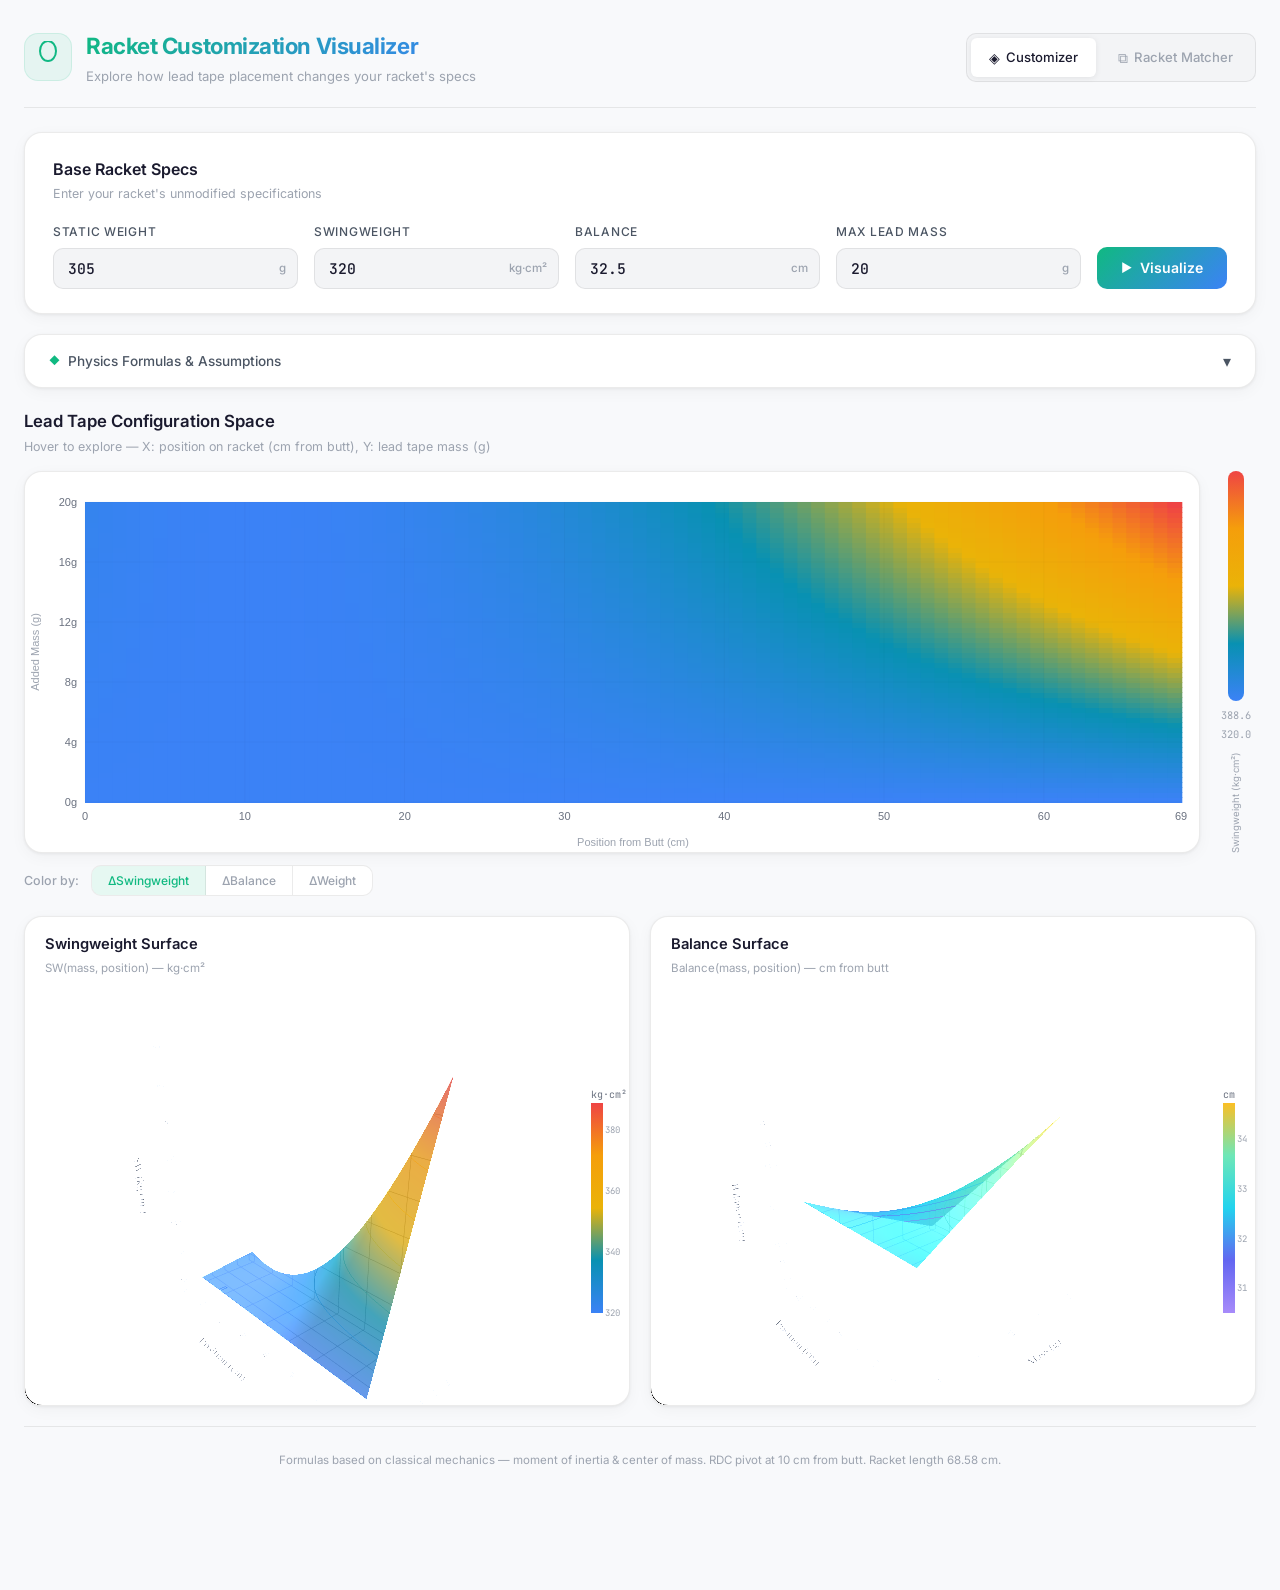
<file: index.html>
<!DOCTYPE html>
<html lang="en">

<head>
  <meta charset="UTF-8">
  <meta name="viewport" content="width=device-width, initial-scale=1.0">
  <title>Tennis Racket Customization Visualizer</title>
  <meta name="description"
    content="Interactive tool to visualize how lead tape placement affects tennis racket swingweight, balance, and static weight. Explore the full customization space with 3D surface plots.">
  <meta name="keywords"
    content="tennis, racket, customization, lead tape, swingweight, balance, calculator, matcher, physics, visualizer">
  <meta name="author" content="Raymond Yang">

  <!-- Open Graph Meta Tags -->
  <meta property="og:title" content="Tennis Racket Customization Visualizer">
  <meta property="og:description"
    content="Interactive tool to visualize how lead tape placement affects tennis racket swingweight, balance, and static weight. Explore the full customization space with 3D surface plots.">
  <meta property="og:type" content="website">

  <!-- Twitter Meta Tags -->
  <meta name="twitter:card" content="summary">
  <meta name="twitter:title" content="Tennis Racket Customization Visualizer">
  <meta name="twitter:description"
    content="Interactive tool to visualize how lead tape placement affects tennis racket swingweight, balance, and static weight.">

  <link rel="preconnect" href="https://fonts.googleapis.com">
  <link rel="preconnect" href="https://fonts.gstatic.com" crossorigin>
  <link
    href="https://fonts.googleapis.com/css2?family=Inter:wght@300;400;500;600;700&family=JetBrains+Mono:wght@400;500&display=swap"
    rel="stylesheet">
  <link rel="stylesheet" href="style.css">
  <script src="https://cdn.plot.ly/plotly-2.35.2.min.js" charset="utf-8"></script>
  <script data-goatcounter="https://rhyang.goatcounter.com/count" async src="//gc.zgo.at/count.js"></script>
</head>

<body>
  <div class="app-container">
    <!-- Header -->
    <header class="app-header">
      <div class="header-content">
        <div class="logo-area">
          <div class="logo-icon">
            <svg width="32" height="32" viewBox="0 0 32 32" fill="none">
              <ellipse cx="16" cy="10" rx="8" ry="10" stroke="url(#grad1)" stroke-width="2" fill="none" />
              <line x1="16" y1="20" x2="16" y2="31" stroke="url(#grad1)" stroke-width="2.5" stroke-linecap="round" />
              <line x1="10" y1="10" x2="22" y2="10" stroke="url(#grad1)" stroke-width="1" opacity="0.5" />
              <line x1="16" y1="0" x2="16" y2="20" stroke="url(#grad1)" stroke-width="1" opacity="0.5" />
              <defs>
                <linearGradient id="grad1" x1="0" y1="0" x2="32" y2="32">
                  <stop offset="0%" stop-color="#10b981" />
                  <stop offset="100%" stop-color="#3b82f6" />
                </linearGradient>
              </defs>
            </svg>
          </div>
          <div>
            <h1>Racket Customization Visualizer</h1>
            <p class="subtitle">Explore how lead tape placement changes your racket's specs</p>
          </div>
        </div>
        <nav class="top-nav">
          <a href="index.html" class="nav-link active">
            <span class="nav-icon">◈</span> Customizer
          </a>
          <a href="match.html" class="nav-link">
            <span class="nav-icon">⧉</span> Racket Matcher
          </a>
        </nav>
      </div>
    </header>

    <!-- Input Panel -->
    <section class="input-panel" id="input-panel">
      <div class="input-panel-header">
        <h2>Base Racket Specs</h2>
        <p class="input-hint">Enter your racket's unmodified specifications</p>
      </div>
      <div class="inputs-row">
        <div class="input-group">
          <label for="input-weight">Static Weight</label>
          <div class="input-wrapper">
            <input type="number" id="input-weight" value="305" min="200" max="400" step="0.1">
            <span class="input-unit">g</span>
          </div>
        </div>
        <div class="input-group">
          <label for="input-swingweight">Swingweight</label>
          <div class="input-wrapper">
            <input type="number" id="input-swingweight" value="320" min="200" max="450" step="0.1">
            <span class="input-unit">kg·cm²</span>
          </div>
        </div>
        <div class="input-group">
          <label for="input-balance">Balance</label>
          <div class="input-wrapper">
            <input type="number" id="input-balance" value="32.5" min="25" max="40" step="0.1">
            <span class="input-unit">cm</span>
          </div>
        </div>
        <div class="input-group range-group">
          <label for="input-max-mass">Max Lead Mass</label>
          <div class="input-wrapper">
            <input type="number" id="input-max-mass" value="20" min="1" max="50" step="1">
            <span class="input-unit">g</span>
          </div>
        </div>
        <button class="btn-compute" id="btn-compute" onclick="computeAndRender()">
          <span class="btn-icon">▶</span> Visualize
        </button>
      </div>
    </section>

    <!-- Formulas info -->
    <section class="formulas-panel" id="formulas-panel">
      <button class="formulas-toggle" id="formulas-toggle" onclick="toggleFormulas()">
        <span class="toggle-icon">◆</span> Physics Formulas & Assumptions
        <span class="chevron" id="formulas-chevron">▾</span>
      </button>
      <div class="formulas-content" id="formulas-content">
        <div class="formula-card">
          <h4>Static Weight</h4>
          <code>W<sub>new</sub> = W<sub>original</sub> + m</code>
          <p>Simply the sum of original weight and added mass (grams).</p>
        </div>
        <div class="formula-card">
          <h4>Balance Point</h4>
          <code>B<sub>new</sub> = (W<sub>original</sub> × B<sub>original</sub> + m × d) / (W<sub>original</sub> + m)</code>
          <p>Center of mass formula: weighted average of original balance and lead tape position <em>d</em> (cm from
            butt).</p>
        </div>
        <div class="formula-card">
          <h4>Swingweight</h4>
          <code>SW<sub>new</sub> = SW<sub>original</sub> + (m / 1000) × (d − 10)²</code>
          <p>Moment of inertia about the RDC pivot (10 cm from butt). Added mass contributes via the parallel axis
            theorem. Units: kg·cm².</p>
        </div>
        <div class="formula-card assumptions">
          <h4>Assumptions & Constraints</h4>
          <ul>
            <li>Racket length: <strong>68.58 cm</strong> (27 inches, fixed)</li>
            <li>RDC pivot axis: <strong>10 cm</strong> from butt</li>
            <li>Lead tape is modeled as a <strong>point mass</strong> at the chosen position</li>
            <li>Swingweight can <strong>only increase</strong> (adding mass always adds ≥ 0 to moment of inertia)</li>
            <li>Balance moves toward head or handle depending on tape position relative to current balance</li>
          </ul>
        </div>
      </div>
    </section>

    <!-- 2D Grid -->
    <section class="grid-section" id="grid-section">
      <div class="section-header">
        <h2>Lead Tape Configuration Space</h2>
        <p class="section-desc">Hover to explore — X: position on racket (cm from butt), Y: lead tape mass (g)</p>
      </div>
      <div class="grid-container">
        <div class="grid-wrapper" id="grid-wrapper">
          <canvas id="grid-canvas"></canvas>
        </div>
        <div class="grid-legend" id="grid-legend">
          <div class="legend-bar"></div>
          <div class="legend-labels">
            <span id="legend-min"></span>
            <span id="legend-max"></span>
          </div>
          <div class="legend-title" id="legend-title">ΔSwingweight (kg·cm²)</div>
        </div>
      </div>

      <div class="grid-controls">
        <label class="grid-control-label">Color by:</label>
        <div class="toggle-group" id="color-toggle">
          <button class="toggle-btn active" data-mode="swingweight"
            onclick="setColorMode('swingweight')">ΔSwingweight</button>
          <button class="toggle-btn" data-mode="balance" onclick="setColorMode('balance')">ΔBalance</button>
          <button class="toggle-btn" data-mode="weight" onclick="setColorMode('weight')">ΔWeight</button>
        </div>
      </div>
    </section>

    <!-- 3D Plots -->
    <section class="plots-section" id="plots-section">
      <div class="plots-row">
        <div class="plot-card">
          <div class="plot-header">
            <h3>Swingweight Surface</h3>
            <p>SW(mass, position) — kg·cm²</p>
          </div>
          <div class="plot-container" id="plot-swingweight"></div>
        </div>
        <div class="plot-card">
          <div class="plot-header">
            <h3>Balance Surface</h3>
            <p>Balance(mass, position) — cm from butt</p>
          </div>
          <div class="plot-container" id="plot-balance"></div>
        </div>
      </div>
    </section>

    <!-- Readout panel -->
    <div class="readout-bar" id="readout-bar">
      <div class="readout-item">
        <span class="readout-label">Lead Mass</span>
        <span class="readout-value" id="readout-mass">—</span>
      </div>
      <div class="readout-divider"></div>
      <div class="readout-item">
        <span class="readout-label">Position</span>
        <span class="readout-value" id="readout-pos">—</span>
      </div>
      <div class="readout-divider"></div>
      <div class="readout-item">
        <span class="readout-label">New Weight</span>
        <span class="readout-value" id="readout-weight">—</span>
      </div>
      <div class="readout-divider"></div>
      <div class="readout-item">
        <span class="readout-label">New Swingweight</span>
        <span class="readout-value" id="readout-sw">—</span>
      </div>
      <div class="readout-divider"></div>
      <div class="readout-item">
        <span class="readout-label">New Balance</span>
        <span class="readout-value" id="readout-bal">—</span>
      </div>
    </div>

    <footer class="app-footer">
      <p>Formulas based on classical mechanics — moment of inertia & center of mass. RDC pivot at 10 cm from butt.
        Racket length 68.58 cm.</p>
    </footer>
  </div>

  <script src="app.js"></script>
</body>

</html>
</file>
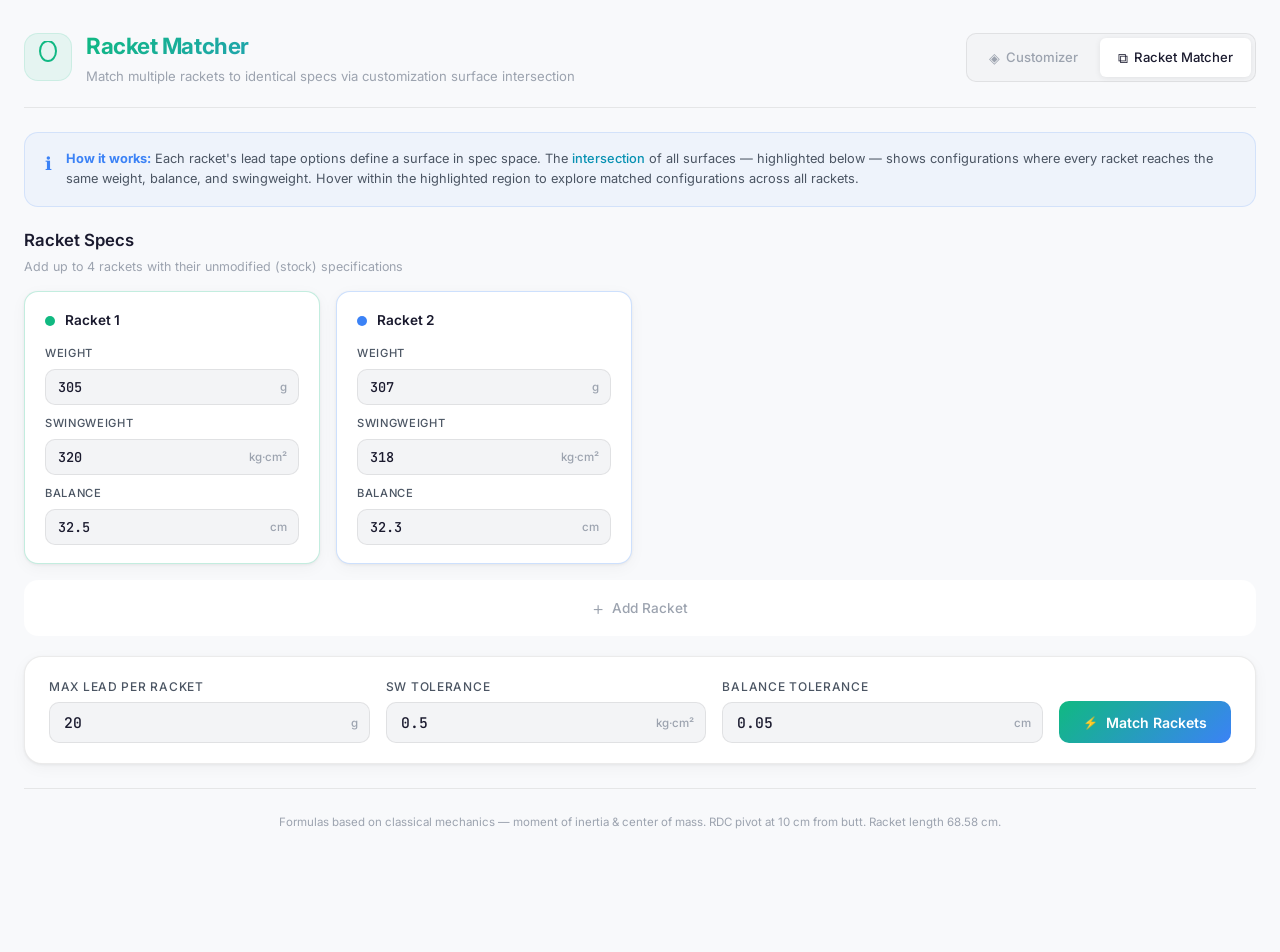
<file: match.html>
<!DOCTYPE html>
<html lang="en">

<head>
  <meta charset="UTF-8">
  <meta name="viewport" content="width=device-width, initial-scale=1.0">
  <title>Racket Matcher — Tennis Racket Customization</title>
  <meta name="description"
    content="Match multiple tennis rackets to identical specs by computing the intersection of their customization surfaces.">
  <meta name="keywords"
    content="tennis, racket, match, matcher, customization, lead tape, swingweight, balance, intersection, calculator">
  <meta name="author" content="Raymond Yang">

  <!-- Open Graph Meta Tags -->
  <meta property="og:title" content="Racket Matcher — Tennis Racket Customization">
  <meta property="og:description"
    content="Match multiple tennis rackets to identical specs by computing the intersection of their customization surfaces.">
  <meta property="og:type" content="website">

  <!-- Twitter Meta Tags -->
  <meta name="twitter:card" content="summary">
  <meta name="twitter:title" content="Racket Matcher — Tennis Racket Customization">
  <meta name="twitter:description"
    content="Match multiple tennis rackets to identical specs by computing the intersection of their customization surfaces.">

  <link rel="preconnect" href="https://fonts.googleapis.com">
  <link rel="preconnect" href="https://fonts.gstatic.com" crossorigin>
  <link
    href="https://fonts.googleapis.com/css2?family=Inter:wght@300;400;500;600;700&family=JetBrains+Mono:wght@400;500&display=swap"
    rel="stylesheet">
  <link rel="stylesheet" href="style.css">
  <script src="https://cdn.plot.ly/plotly-2.35.2.min.js" charset="utf-8"></script>
  <script data-goatcounter="https://rhyang.goatcounter.com/count" async src="//gc.zgo.at/count.js"></script>
</head>

<body>
  <div class="app-container">
    <header class="app-header">
      <div class="header-content">
        <div class="logo-area">
          <div class="logo-icon">
            <svg width="32" height="32" viewBox="0 0 32 32" fill="none">
              <ellipse cx="16" cy="10" rx="8" ry="10" stroke="url(#grad1)" stroke-width="2" fill="none" />
              <line x1="16" y1="20" x2="16" y2="31" stroke="url(#grad1)" stroke-width="2.5" stroke-linecap="round" />
              <defs>
                <linearGradient id="grad1" x1="0" y1="0" x2="32" y2="32">
                  <stop offset="0%" stop-color="#10b981" />
                  <stop offset="100%" stop-color="#3b82f6" />
                </linearGradient>
              </defs>
            </svg>
          </div>
          <div>
            <h1>Racket Matcher</h1>
            <p class="subtitle">Match multiple rackets to identical specs via customization surface intersection</p>
          </div>
        </div>
        <nav class="top-nav">
          <a href="index.html" class="nav-link"><span class="nav-icon">◈</span> Customizer</a>
          <a href="match.html" class="nav-link active"><span class="nav-icon">⧉</span> Racket Matcher</a>
        </nav>
      </div>
    </header>

    <section class="info-banner">
      <div class="info-icon">ℹ</div>
      <div class="info-text">
        <strong>How it works:</strong> Each racket's lead tape options define a surface in spec space.
        The <em>intersection</em> of all surfaces — highlighted below — shows configurations where every racket reaches
        the same weight, balance, and swingweight.
        Hover within the highlighted region to explore matched configurations across all rackets.
      </div>
    </section>

    <!-- Racket Input Cards -->
    <section class="rackets-panel" id="rackets-panel">
      <div class="section-header">
        <h2>Racket Specs</h2>
        <p class="section-desc">Add up to 4 rackets with their unmodified (stock) specifications</p>
      </div>
      <div class="rackets-grid" id="rackets-grid"></div>
      <button class="btn-add-racket" id="btn-add-racket" onclick="addRacket()">
        <span class="btn-add-icon">+</span> Add Racket
      </button>
    </section>

    <!-- Settings -->
    <section class="settings-panel" id="settings-panel">
      <div class="settings-row">
        <div class="input-group">
          <label for="input-max-lead">Max Lead Per Racket</label>
          <div class="input-wrapper">
            <input type="number" id="input-max-lead" value="20" min="1" max="50" step="1">
            <span class="input-unit">g</span>
          </div>
        </div>
        <div class="input-group">
          <label for="input-tol-sw">SW Tolerance</label>
          <div class="input-wrapper">
            <input type="number" id="input-tol-sw" value="0.5" min="0.1" max="3" step="0.1">
            <span class="input-unit">kg·cm²</span>
          </div>
        </div>
        <div class="input-group">
          <label for="input-tol-bal">Balance Tolerance</label>
          <div class="input-wrapper">
            <input type="number" id="input-tol-bal" value="0.05" min="0.01" max="1" step="0.01">
            <span class="input-unit">cm</span>
          </div>
        </div>
        <button class="btn-compute" id="btn-match" onclick="runMatch()">
          <span class="btn-icon">⚡</span> Match Rackets
        </button>
      </div>
    </section>

    <!-- Results (hidden until match) -->
    <section class="results-section" id="results-section" style="display:none;">

      <!-- Color mode toggle -->
      <div class="grid-controls match-grid-controls">
        <label class="grid-control-label">Color by:</label>
        <div class="toggle-group" id="match-color-toggle">
          <button class="toggle-btn active" data-mode="swingweight"
            onclick="setMatchColorMode('swingweight')">Swingweight</button>
          <button class="toggle-btn" data-mode="balance" onclick="setMatchColorMode('balance')">Balance</button>
          <button class="toggle-btn" data-mode="weight" onclick="setMatchColorMode('weight')">Weight</button>
        </div>
        <span class="match-region-label" id="match-region-label"></span>
      </div>

      <!-- Per-racket 2D grids -->
      <div class="match-grids-container" id="match-grids-container"></div>

      <!-- Curve intersection plot (updates on hover) -->
      <div class="match-plot-section">
        <div class="section-header">
          <h2>Customization Curves at Hovered Weight</h2>
          <p class="section-desc">Each curve shows achievable (Balance, SW) pairs for one racket. Star = current hover
            match point.</p>
        </div>
        <div class="plot-card match-plot-card">
          <div class="plot-container match-plot-container" id="plot-curves"></div>
        </div>
      </div>

      <!-- Combined 3D Surfaces -->
      <div class="match-plot-section">
        <div class="section-header">
          <h2>3D Customization Surfaces</h2>
          <p class="section-desc">All rackets overlaid. Matched region shown as gold markers. Selected point highlighted
            dynamically.</p>
        </div>
        <div class="plots-row">
          <div class="plot-card">
            <div class="plot-header">
              <h3>Swingweight Surfaces</h3>
              <p>SW(mass, position) for all rackets</p>
            </div>
            <div class="plot-container" id="srfc-sw" style="height:420px"></div>
          </div>
          <div class="plot-card">
            <div class="plot-header">
              <h3>Balance Surfaces</h3>
              <p>Balance(mass, position) for all rackets</p>
            </div>
            <div class="plot-container" id="srfc-bal" style="height:420px"></div>
          </div>
        </div>
      </div>
    </section>

    <!-- Readout bar -->
    <div class="readout-bar match-readout" id="match-readout-bar">
      <div class="readout-item">
        <span class="readout-label">Target Weight</span>
        <span class="readout-value" id="match-readout-weight">—</span>
      </div>
      <div class="readout-divider"></div>
      <div class="readout-item">
        <span class="readout-label">Target Balance</span>
        <span class="readout-value" id="match-readout-balance">—</span>
      </div>
      <div class="readout-divider"></div>
      <div class="readout-item">
        <span class="readout-label">Target SW</span>
        <span class="readout-value" id="match-readout-sw">—</span>
      </div>
      <div class="readout-divider"></div>
      <div class="readout-item" id="match-readout-rackets-container">
        <span class="readout-rackets" id="match-readout-rackets"></span>
      </div>
    </div>

    <footer class="app-footer">
      <p>Formulas based on classical mechanics — moment of inertia & center of mass. RDC pivot at 10 cm from butt.
        Racket length 68.58 cm.</p>
    </footer>
  </div>
  <script src="match.js"></script>
</body>

</html>
</file>
<file: style.css>
/* ========== Design Tokens ========== */
:root {
  --bg-primary: #f8f9fb;
  --bg-secondary: #f0f2f5;
  --bg-card: #ffffff;
  --bg-card-hover: #f5f7fa;
  --bg-input: #f3f4f6;
  --border-subtle: rgba(0,0,0,0.08);
  --border-accent: rgba(16,185,129,0.35);

  --text-primary: #1a1a2e;
  --text-secondary: #4b5563;
  --text-muted: #9ca3af;

  --accent-green: #10b981;
  --accent-blue: #3b82f6;
  --accent-cyan: #0891b2;
  --accent-purple: #7c3aed;
  --accent-orange: #f59e0b;

  --gradient-main: linear-gradient(135deg, #10b981 0%, #3b82f6 100%);
  --gradient-glow: none;

  --radius-sm: 10px;
  --radius-md: 14px;
  --radius-lg: 18px;
  --radius-xl: 22px;

  --shadow-card: 0 1px 3px rgba(0,0,0,0.06), 0 4px 16px rgba(0,0,0,0.04);
  --shadow-glow: 0 0 20px rgba(16,185,129,0.08);

  --font-sans: 'Inter', -apple-system, BlinkMacSystemFont, sans-serif;
  --font-mono: 'JetBrains Mono', 'Fira Code', monospace;

  --transition-fast: 150ms ease;
  --transition-normal: 250ms ease;
}

/* ========== Reset & Base ========== */
*, *::before, *::after {
  box-sizing: border-box;
  margin: 0;
  padding: 0;
}

html {
  font-size: 16px;
  scroll-behavior: smooth;
}

body {
  font-family: var(--font-sans);
  background: var(--bg-primary);
  color: var(--text-primary);
  line-height: 1.6;
  min-height: 100vh;
  overflow-x: hidden;
}

/* ========== App Container ========== */
.app-container {
  max-width: 1400px;
  margin: 0 auto;
  padding: 0 24px 60px;
  position: relative;
  z-index: 1;
}

/* ========== Header ========== */
.app-header {
  padding: 28px 0 20px;
  border-bottom: 1px solid var(--border-subtle);
  margin-bottom: 24px;
}

.header-content {
  display: flex;
  align-items: center;
  justify-content: space-between;
}

.logo-area {
  display: flex;
  align-items: center;
  gap: 14px;
}

.logo-icon {
  width: 48px;
  height: 48px;
  display: flex;
  align-items: center;
  justify-content: center;
  background: rgba(16,185,129,0.08);
  border-radius: var(--radius-md);
  border: 1px solid rgba(16,185,129,0.12);
}

h1 {
  font-size: 1.4rem;
  font-weight: 700;
  background: var(--gradient-main);
  -webkit-background-clip: text;
  -webkit-text-fill-color: transparent;
  background-clip: text;
  letter-spacing: -0.02em;
}

.subtitle {
  font-size: 0.82rem;
  color: var(--text-muted);
  margin-top: 2px;
}

/* ========== Input Panel ========== */
.input-panel {
  background: var(--bg-card);
  border: 1px solid var(--border-subtle);
  border-radius: var(--radius-lg);
  padding: 24px 28px;
  margin-bottom: 20px;
  box-shadow: var(--shadow-card);
}

.input-panel-header h2 {
  font-size: 1rem;
  font-weight: 600;
  color: var(--text-primary);
  margin-bottom: 2px;
}

.input-hint {
  font-size: 0.78rem;
  color: var(--text-muted);
  margin-bottom: 18px;
}

.inputs-row {
  display: flex;
  align-items: flex-end;
  gap: 16px;
  flex-wrap: wrap;
}

.input-group {
  flex: 1;
  min-width: 140px;
}

.input-group label {
  display: block;
  font-size: 0.75rem;
  font-weight: 500;
  color: var(--text-secondary);
  margin-bottom: 6px;
  text-transform: uppercase;
  letter-spacing: 0.06em;
}

.input-wrapper {
  position: relative;
  display: flex;
  align-items: center;
}

.input-wrapper input {
  width: 100%;
  background: var(--bg-input);
  border: 1px solid var(--border-subtle);
  border-radius: var(--radius-sm);
  padding: 10px 50px 10px 14px;
  font-family: var(--font-mono);
  font-size: 0.92rem;
  font-weight: 500;
  color: var(--text-primary);
  outline: none;
  transition: border-color var(--transition-fast);
}

.input-wrapper input:focus {
  border-color: var(--accent-green);
  box-shadow: 0 0 0 3px rgba(16,185,129,0.12);
}

.input-unit {
  position: absolute;
  right: 12px;
  font-size: 0.72rem;
  font-weight: 500;
  color: var(--text-muted);
  pointer-events: none;
}

.btn-compute {
  background: var(--gradient-main);
  border: none;
  border-radius: var(--radius-sm);
  padding: 10px 24px;
  font-family: var(--font-sans);
  font-size: 0.88rem;
  font-weight: 600;
  color: #ffffff;
  cursor: pointer;
  display: flex;
  align-items: center;
  gap: 8px;
  transition: transform var(--transition-fast), box-shadow var(--transition-fast);
  white-space: nowrap;
  height: 42px;
}

.btn-compute:hover {
  transform: translateY(-1px);
  box-shadow: 0 6px 20px rgba(16,185,129,0.2);
}

.btn-compute:active {
  transform: translateY(0);
}

.btn-icon {
  font-size: 0.75rem;
}

/* ========== Formulas Panel ========== */
.formulas-panel {
  background: var(--bg-card);
  border: 1px solid var(--border-subtle);
  border-radius: var(--radius-lg);
  margin-bottom: 20px;
  overflow: hidden;
  box-shadow: var(--shadow-card);
}

.formulas-toggle {
  width: 100%;
  background: none;
  border: none;
  padding: 16px 24px;
  font-family: var(--font-sans);
  font-size: 0.85rem;
  font-weight: 500;
  color: var(--text-secondary);
  cursor: pointer;
  display: flex;
  align-items: center;
  gap: 8px;
  transition: color var(--transition-fast);
  text-align: left;
}

.formulas-toggle:hover {
  color: var(--accent-green);
}

.toggle-icon {
  color: var(--accent-green);
  font-size: 0.65rem;
}

.chevron {
  margin-left: auto;
  font-size: 1rem;
  transition: transform var(--transition-normal);
}

.formulas-content {
  display: none;
  padding: 0 24px 20px;
  grid-template-columns: repeat(auto-fit, minmax(280px, 1fr));
  gap: 14px;
}

.formulas-content.open {
  display: grid;
}

.chevron.open {
  transform: rotate(180deg);
}

.formula-card {
  background: var(--bg-input);
  border: 1px solid var(--border-subtle);
  border-radius: var(--radius-sm);
  padding: 16px;
}

.formula-card h4 {
  font-size: 0.78rem;
  font-weight: 600;
  color: var(--accent-green);
  text-transform: uppercase;
  letter-spacing: 0.05em;
  margin-bottom: 8px;
}

.formula-card code {
  display: block;
  font-family: var(--font-mono);
  font-size: 0.82rem;
  color: var(--accent-cyan);
  padding: 8px 12px;
  background: rgba(0,0,0,0.05);
  border-radius: 6px;
  margin-bottom: 8px;
  white-space: nowrap;
  overflow-x: auto;
}

.formula-card p {
  font-size: 0.76rem;
  color: var(--text-muted);
  line-height: 1.5;
}

.formula-card.assumptions ul {
  list-style: none;
  padding: 0;
}

.formula-card.assumptions li {
  font-size: 0.76rem;
  color: var(--text-muted);
  padding: 3px 0;
  padding-left: 14px;
  position: relative;
}

.formula-card.assumptions li::before {
  content: '›';
  position: absolute;
  left: 0;
  color: var(--accent-green);
  font-weight: 700;
}

.formula-card.assumptions li strong {
  color: var(--text-secondary);
}

/* ========== Grid Section ========== */
.grid-section {
  margin-bottom: 20px;
}

.section-header {
  margin-bottom: 14px;
}

.section-header h2 {
  font-size: 1.05rem;
  font-weight: 600;
  color: var(--text-primary);
}

.section-desc {
  font-size: 0.78rem;
  color: var(--text-muted);
  margin-top: 3px;
}

.grid-container {
  display: flex;
  gap: 16px;
  align-items: stretch;
}

.grid-wrapper {
  flex: 1;
  position: relative;
  background: var(--bg-card);
  border: 1px solid var(--border-subtle);
  border-radius: var(--radius-lg);
  overflow: hidden;
  box-shadow: var(--shadow-card);
}

#grid-canvas {
  display: block;
  width: 100%;
  cursor: crosshair;
}

.grid-tooltip {
  display: none;
  position: absolute;
  background: rgba(255,255,255,0.97);
  border: 1px solid var(--border-accent);
  border-radius: var(--radius-sm);
  padding: 10px 14px;
  font-size: 0.78rem;
  color: var(--text-primary);
  pointer-events: none;
  z-index: 10;
  backdrop-filter: blur(8px);
  white-space: nowrap;
  box-shadow: 0 8px 24px rgba(0,0,0,0.1);
}

.grid-tooltip .tt-row {
  display: flex;
  justify-content: space-between;
  gap: 16px;
  padding: 2px 0;
}

.grid-tooltip .tt-label {
  color: var(--text-muted);
}

.grid-tooltip .tt-value {
  font-family: var(--font-mono);
  font-weight: 500;
  color: var(--accent-cyan);
}

.grid-legend {
  width: 40px;
  display: flex;
  flex-direction: column;
  align-items: center;
  gap: 6px;
}

.legend-bar {
  flex: 1;
  width: 16px;
  border-radius: 8px;
  background: linear-gradient(to bottom, #ef4444, #f59e0b, #eab308, #0891b2, #3b82f6);
}

.legend-labels {
  display: flex;
  flex-direction: column;
  align-items: center;
  gap: 2px;
  font-size: 0.65rem;
  font-family: var(--font-mono);
  color: var(--text-muted);
}

.legend-title {
  font-size: 0.6rem;
  color: var(--text-muted);
  writing-mode: vertical-lr;
  text-orientation: mixed;
  transform: rotate(180deg);
  margin-top: 4px;
  white-space: nowrap;
}

.grid-controls {
  display: flex;
  align-items: center;
  gap: 12px;
  margin-top: 12px;
}

.grid-control-label {
  font-size: 0.78rem;
  color: var(--text-muted);
  font-weight: 500;
}

.toggle-group {
  display: flex;
  background: var(--bg-card);
  border: 1px solid var(--border-subtle);
  border-radius: var(--radius-sm);
  overflow: hidden;
}

.toggle-btn {
  background: none;
  border: none;
  border-right: 1px solid var(--border-subtle);
  padding: 7px 16px;
  font-family: var(--font-sans);
  font-size: 0.75rem;
  font-weight: 500;
  color: var(--text-muted);
  cursor: pointer;
  transition: all var(--transition-fast);
}

.toggle-btn:last-child {
  border-right: none;
}

.toggle-btn:hover {
  color: var(--text-secondary);
  background: rgba(0,0,0,0.02);
}

.toggle-btn.active {
  background: rgba(16,185,129,0.1);
  color: var(--accent-green);
}

/* ========== 3D Plots ========== */
.plots-section {
  margin-bottom: 20px;
}

.plots-row {
  display: grid;
  grid-template-columns: 1fr 1fr;
  gap: 20px;
}

.plot-card {
  background: var(--bg-card);
  border: 1px solid var(--border-subtle);
  border-radius: var(--radius-lg);
  overflow: hidden;
  box-shadow: var(--shadow-card);
}

.plot-header {
  padding: 16px 20px 8px;
}

.plot-header h3 {
  font-size: 0.92rem;
  font-weight: 600;
  color: var(--text-primary);
}

.plot-header p {
  font-size: 0.72rem;
  color: var(--text-muted);
  margin-top: 2px;
}

.plot-container {
  width: 100%;
  height: 420px;
}

/* ========== Readout Bar ========== */
.readout-bar {
  position: fixed;
  bottom: 0;
  left: 0;
  right: 0;
  background: rgba(255,255,255,0.95);
  backdrop-filter: blur(16px);
  border-top: 1px solid var(--border-subtle);
  padding: 12px 32px;
  box-shadow: 0 -2px 12px rgba(0,0,0,0.06);
  display: flex;
  align-items: center;
  justify-content: center;
  gap: 24px;
  z-index: 100;
  opacity: 0;
  transform: translateY(100%);
  transition: opacity 0.3s ease, transform 0.3s ease;
}

.readout-bar.visible {
  opacity: 1;
  transform: translateY(0);
}

.readout-item {
  display: flex;
  align-items: center;
  gap: 8px;
}

.readout-label {
  font-size: 0.72rem;
  font-weight: 500;
  color: var(--text-muted);
  text-transform: uppercase;
  letter-spacing: 0.05em;
}

.readout-value {
  font-family: var(--font-mono);
  font-size: 0.88rem;
  font-weight: 600;
  color: var(--accent-cyan);
}

.readout-divider {
  width: 1px;
  height: 24px;
  background: var(--border-subtle);
}

/* ========== Footer ========== */
.app-footer {
  text-align: center;
  padding: 24px 0 60px;
  border-top: 1px solid var(--border-subtle);
}

.app-footer p {
  font-size: 0.72rem;
  color: var(--text-muted);
}

/* ========== Top Navigation ========== */
.top-nav {
  display: flex;
  gap: 4px;
  background: var(--bg-input);
  border-radius: var(--radius-sm);
  padding: 4px;
  border: 1px solid var(--border-subtle);
}

.nav-link {
  display: flex;
  align-items: center;
  gap: 6px;
  padding: 8px 18px;
  border-radius: 6px;
  font-size: 0.82rem;
  font-weight: 500;
  color: var(--text-muted);
  text-decoration: none;
  transition: all var(--transition-fast);
  white-space: nowrap;
}

.nav-link:hover {
  color: var(--text-secondary);
  background: rgba(0,0,0,0.04);
}

.nav-link.active {
  color: var(--text-primary);
  background: var(--bg-card);
  box-shadow: 0 1px 6px rgba(0,0,0,0.08);
}

.nav-icon {
  font-size: 0.9rem;
}

/* ========== Info Banner ========== */
.info-banner {
  display: flex;
  align-items: flex-start;
  gap: 14px;
  background: rgba(59,130,246,0.05);
  border: 1px solid rgba(59,130,246,0.15);
  border-radius: var(--radius-md);
  padding: 16px 20px;
  margin-bottom: 20px;
  animation: fadeInBanner 0.5s ease;
}

@keyframes fadeInBanner {
  from { opacity: 0; transform: translateY(-8px); }
  to { opacity: 1; transform: translateY(0); }
}

.info-icon {
  font-size: 1.1rem;
  color: var(--accent-blue);
  flex-shrink: 0;
  margin-top: 1px;
}

.info-text {
  font-size: 0.8rem;
  color: var(--text-secondary);
  line-height: 1.6;
}

.info-text strong {
  color: var(--accent-blue);
}

.info-text em {
  color: var(--accent-cyan);
  font-style: normal;
  font-weight: 500;
}

/* ========== Rackets Panel ========== */
.rackets-panel {
  margin-bottom: 20px;
}

.rackets-grid {
  display: grid;
  grid-template-columns: repeat(auto-fill, minmax(280px, 1fr));
  gap: 16px;
  margin-bottom: 16px;
}

.racket-card {
  background: var(--bg-card);
  border: 1px solid var(--border-subtle);
  border-radius: var(--radius-md);
  padding: 18px 20px;
  box-shadow: var(--shadow-card);
  transition: border-color var(--transition-normal), transform var(--transition-fast);
  animation: fadeInCard 0.3s ease;
}

@keyframes fadeInCard {
  from { opacity: 0; transform: scale(0.95); }
  to { opacity: 1; transform: scale(1); }
}

.racket-card:hover {
  transform: translateY(-2px);
}

.racket-card-header {
  display: flex;
  align-items: center;
  gap: 10px;
  margin-bottom: 14px;
}

.racket-color-dot {
  width: 10px;
  height: 10px;
  border-radius: 50%;
  flex-shrink: 0;
}

.racket-label {
  font-size: 0.85rem;
  font-weight: 600;
  color: var(--text-primary);
}

.racket-remove {
  margin-left: auto;
  background: none;
  border: none;
  color: var(--text-muted);
  cursor: pointer;
  font-size: 0.85rem;
  padding: 4px 8px;
  border-radius: 4px;
  transition: all var(--transition-fast);
}

.racket-remove:hover {
  color: #ef4444;
  background: rgba(239,68,68,0.1);
}

.racket-card-inputs {
  display: flex;
  flex-direction: column;
  gap: 10px;
}

.racket-card-inputs .input-group label {
  font-size: 0.7rem;
}

.racket-card-inputs .input-wrapper input {
  padding: 8px 44px 8px 12px;
  font-size: 0.85rem;
}

.btn-add-racket {
  background: var(--bg-card);
  border: 2px dashed rgba(255,255,255,0.1);
  border-radius: var(--radius-md);
  padding: 14px 24px;
  font-family: var(--font-sans);
  font-size: 0.85rem;
  font-weight: 500;
  color: var(--text-muted);
  cursor: pointer;
  display: flex;
  align-items: center;
  justify-content: center;
  gap: 8px;
  transition: all var(--transition-normal);
  width: 100%;
}

.btn-add-racket:hover {
  border-color: var(--accent-green);
  color: var(--accent-green);
  background: rgba(16,185,129,0.04);
}

.btn-add-icon {
  font-size: 1.2rem;
  font-weight: 300;
}

/* ========== Settings Panel ========== */
.settings-panel {
  background: var(--bg-card);
  border: 1px solid var(--border-subtle);
  border-radius: var(--radius-lg);
  padding: 20px 24px;
  margin-bottom: 24px;
  box-shadow: var(--shadow-card);
}

.settings-row {
  display: flex;
  align-items: flex-end;
  gap: 16px;
  flex-wrap: wrap;
}

/* ========== Weight Slider ========== */
.weight-slider-panel {
  background: var(--bg-card);
  border: 1px solid var(--border-accent);
  border-radius: var(--radius-lg);
  padding: 22px 28px;
  margin-bottom: 24px;
  box-shadow: var(--shadow-card), var(--shadow-glow);
}

.slider-header {
  display: flex;
  align-items: center;
  justify-content: space-between;
  margin-bottom: 14px;
}

.slider-header h3 {
  font-size: 0.95rem;
  font-weight: 600;
  color: var(--text-primary);
}

.slider-value {
  font-family: var(--font-mono);
  font-size: 1.1rem;
  font-weight: 600;
  background: var(--gradient-main);
  -webkit-background-clip: text;
  -webkit-text-fill-color: transparent;
  background-clip: text;
}

.slider-wrapper {
  position: relative;
}

.slider-wrapper input[type="range"] {
  width: 100%;
  height: 6px;
  -webkit-appearance: none;
  appearance: none;
  background: var(--bg-input);
  border-radius: 3px;
  outline: none;
  border: 1px solid var(--border-subtle);
}

.slider-wrapper input[type="range"]::-webkit-slider-thumb {
  -webkit-appearance: none;
  appearance: none;
  width: 22px;
  height: 22px;
  background: var(--gradient-main);
  border-radius: 50%;
  cursor: pointer;
  box-shadow: 0 2px 8px rgba(16,185,129,0.2);
  transition: transform var(--transition-fast);
}

.slider-wrapper input[type="range"]::-webkit-slider-thumb:hover {
  transform: scale(1.15);
}

.slider-wrapper input[type="range"]::-moz-range-thumb {
  width: 22px;
  height: 22px;
  background: var(--gradient-main);
  border-radius: 50%;
  border: none;
  cursor: pointer;
  box-shadow: 0 2px 8px rgba(16,185,129,0.2);
}

.slider-range-labels {
  display: flex;
  justify-content: space-between;
  margin-top: 8px;
  font-size: 0.72rem;
  font-family: var(--font-mono);
  color: var(--text-muted);
}

/* ========== Match Plot Cards ========== */
.match-plot-section {
  margin-bottom: 24px;
}

.match-plot-card {
  background: var(--bg-card);
  border: 1px solid var(--border-subtle);
  border-radius: var(--radius-lg);
  overflow: hidden;
  box-shadow: var(--shadow-card);
}

.match-plot-container {
  width: 100%;
  height: 480px;
}

/* ========== Prescription Cards ========== */
.prescriptions-section {
  margin-bottom: 24px;
}

.prescriptions-grid {
  display: grid;
  grid-template-columns: repeat(auto-fill, minmax(260px, 1fr));
  gap: 16px;
  margin-top: 14px;
}

.prescription-card {
  background: var(--bg-card);
  border: 1px solid var(--border-subtle);
  border-radius: var(--radius-md);
  padding: 20px;
  box-shadow: var(--shadow-card);
  transition: transform var(--transition-fast);
  animation: fadeInCard 0.4s ease;
}

.prescription-card:hover {
  transform: translateY(-2px);
}

.prescription-card.summary-card {
  border-color: rgba(251,191,36,0.3);
  background: linear-gradient(135deg, var(--bg-card) 0%, rgba(245,158,11,0.06) 100%);
}

.prescription-header {
  display: flex;
  align-items: center;
  gap: 10px;
  margin-bottom: 16px;
}

.prescription-icon {
  font-size: 1.2rem;
}

.prescription-title {
  font-size: 0.88rem;
  font-weight: 600;
  color: var(--text-primary);
}

.prescription-specs {
  display: flex;
  flex-direction: column;
  gap: 8px;
}

.spec-row {
  display: flex;
  justify-content: space-between;
  align-items: center;
  gap: 12px;
}

.spec-label {
  font-size: 0.75rem;
  color: var(--text-muted);
}

.spec-value {
  font-family: var(--font-mono);
  font-size: 0.82rem;
  font-weight: 500;
  color: var(--text-secondary);
  text-align: right;
}

.spec-value.highlight {
  font-weight: 600;
}

.spec-divider {
  border: none;
  border-top: 1px solid var(--border-subtle);
  margin: 4px 0;
}

.total-row {
  padding-top: 8px;
  border-top: 1px solid var(--border-subtle);
  margin-top: 4px;
}

.total-row .spec-value {
  color: var(--accent-green);
  font-weight: 600;
}

/* ========== Racket Visual ========== */
.racket-visual {
  position: relative;
  height: 48px;
  margin-bottom: 14px;
}

.racket-outline {
  position: relative;
  width: 100%;
  height: 20px;
  top: 8px;
}

.racket-head {
  position: absolute;
  right: 0;
  top: 0;
  width: 30%;
  height: 100%;
  background: rgba(0,0,0,0.04);
  border: 1px solid rgba(0,0,0,0.1);
  border-radius: 0 10px 10px 0;
}

.racket-shaft {
  position: absolute;
  left: 30%;
  top: 6px;
  width: 40%;
  height: 8px;
  background: rgba(0,0,0,0.03);
  border: 1px solid rgba(0,0,0,0.08);
}

.racket-handle {
  position: absolute;
  left: 0;
  top: 4px;
  width: 30%;
  height: 12px;
  background: rgba(0,0,0,0.06);
  border: 1px solid rgba(0,0,0,0.1);
  border-radius: 3px 0 0 3px;
}

.lead-marker {
  position: absolute;
  top: -2px;
  width: 8px;
  height: 24px;
  border-radius: 4px;
  transform: translateX(-50%);
  box-shadow: 0 0 8px currentColor;
  animation: pulseMarker 2s ease-in-out infinite;
}

@keyframes pulseMarker {
  0%, 100% { opacity: 0.9; }
  50% { opacity: 1; box-shadow: 0 0 14px currentColor; }
}

.position-label {
  position: absolute;
  bottom: 0;
  transform: translateX(-50%);
  font-size: 0.65rem;
  font-family: var(--font-mono);
  color: var(--text-muted);
  white-space: nowrap;
}

/* ========== Per-Racket Plots ========== */
.per-racket-plots {
  display: grid;
  grid-template-columns: 1fr 1fr;
  gap: 20px;
}

.per-racket-card {
  transition: border-color var(--transition-normal);
}

.per-racket-card .plot-container {
  height: 380px;
}

/* ========== Match Grid Cards ========== */
.match-grids-container {
  display: grid;
  grid-template-columns: 1fr 1fr;
  gap: 24px;
  margin-bottom: 24px;
}

.match-grid-card {
  background: var(--bg-card);
  border: 1px solid var(--border-subtle);
  border-radius: var(--radius-lg);
  overflow: hidden;
  box-shadow: var(--shadow-card);
  transition: border-color var(--transition-normal);
}

.match-grid-header {
  display: flex;
  align-items: center;
  gap: 10px;
  padding: 14px 18px 8px;
  font-size: 0.88rem;
  font-weight: 600;
  color: var(--text-primary);
}

.match-grid-specs {
  margin-left: auto;
  font-size: 0.7rem;
  font-weight: 400;
  font-family: var(--font-mono);
  color: var(--text-muted);
}

.match-grid-wrapper {
  position: relative;
  width: 100%;
}

.match-grid-wrapper canvas {
  display: block;
  width: 100%;
  cursor: crosshair;
}

.match-grid-controls {
  margin-bottom: 16px;
  display: flex;
  align-items: center;
  gap: 12px;
  flex-wrap: wrap;
}

.match-region-label {
  margin-left: auto;
  font-size: 0.78rem;
  font-weight: 500;
  transition: color var(--transition-normal);
}

/* ========== Readout Racket Chips ========== */
.readout-rackets {
  display: flex;
  gap: 12px;
  flex-wrap: wrap;
}

.readout-racket-chip {
  display: inline-flex;
  align-items: center;
  gap: 6px;
  font-family: var(--font-mono);
  font-size: 0.78rem;
  font-weight: 500;
  color: var(--text-secondary);
  padding: 3px 10px;
  border-radius: 6px;
  border: 1px solid;
  background: rgba(0,0,0,0.02);
}

/* ========== Near Miss Card ========== */
.near-miss-card {
  background: rgba(245,158,11,0.05);
  border: 1px solid rgba(245,158,11,0.15);
  border-radius: var(--radius-md);
  padding: 20px;
  grid-column: 1 / -1;
}

.near-miss-card p {
  font-size: 0.82rem;
  color: var(--text-secondary);
  text-align: center;
}

/* ========== Responsive ========== */
@media (max-width: 900px) {
  .plots-row {
    grid-template-columns: 1fr;
  }
  .per-racket-plots {
    grid-template-columns: 1fr;
  }
  .inputs-row,
  .settings-row {
    gap: 12px;
  }
  .input-group {
    min-width: 120px;
  }
  .readout-bar {
    gap: 12px;
    padding: 10px 16px;
    flex-wrap: wrap;
  }
  .readout-divider {
    display: none;
  }
  .header-content {
    flex-direction: column;
    gap: 14px;
    align-items: flex-start;
  }
  .rackets-grid {
    grid-template-columns: 1fr 1fr;
  }
  .match-grids-container {
    grid-template-columns: 1fr;
  }
}

@media (max-width: 600px) {
  .app-container {
    padding: 0 12px 60px;
  }
  .inputs-row,
  .settings-row {
    flex-direction: column;
  }
  .input-group {
    width: 100%;
  }
  .formulas-content {
    grid-template-columns: 1fr;
  }
  .rackets-grid {
    grid-template-columns: 1fr;
  }
  .prescriptions-grid {
    grid-template-columns: 1fr;
  }
  .match-grids-container {
    grid-template-columns: 1fr;
  }
}

/* ========== Plotly Overrides ========== */
.js-plotly-plot .plotly .modebar {
  top: 4px !important;
  right: 4px !important;
}

.js-plotly-plot .plotly .modebar-btn {
  opacity: 0.5;
}

.js-plotly-plot .plotly .modebar-btn:hover {
  opacity: 1;
}
</file>
